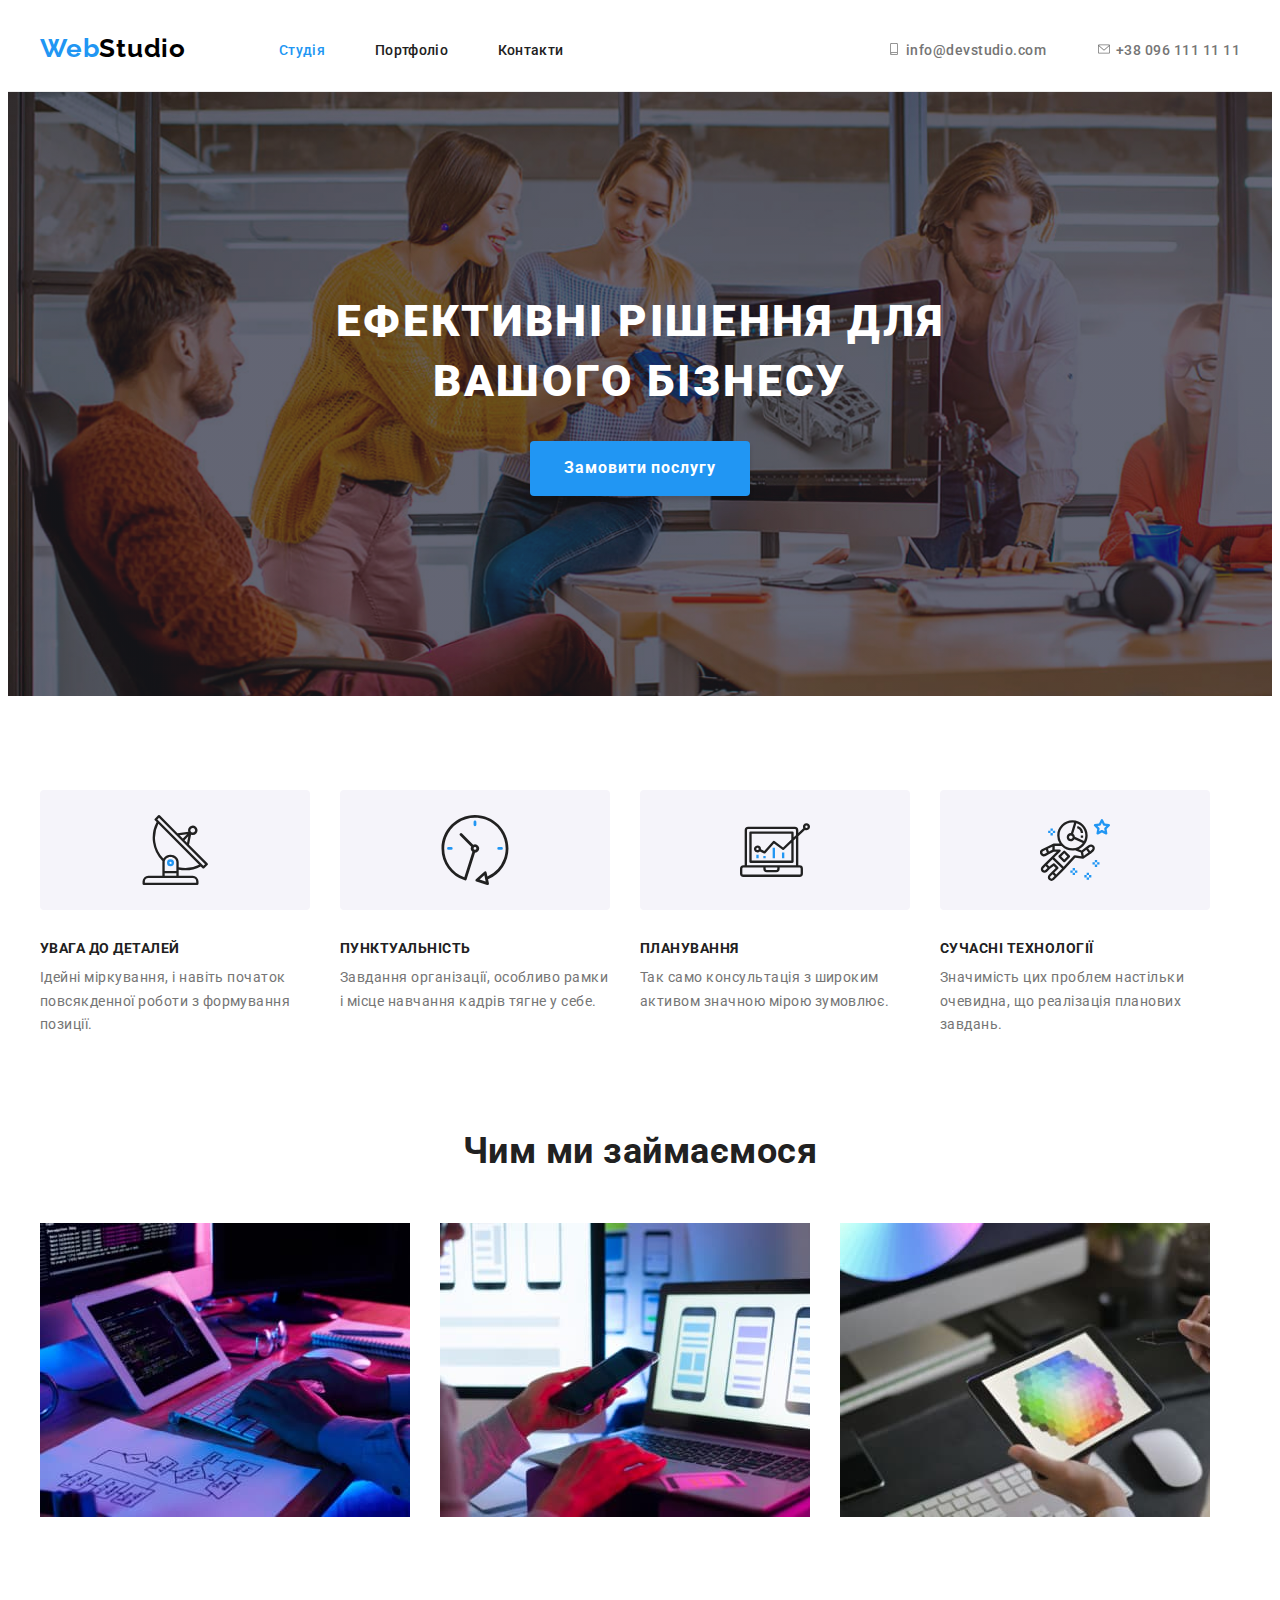
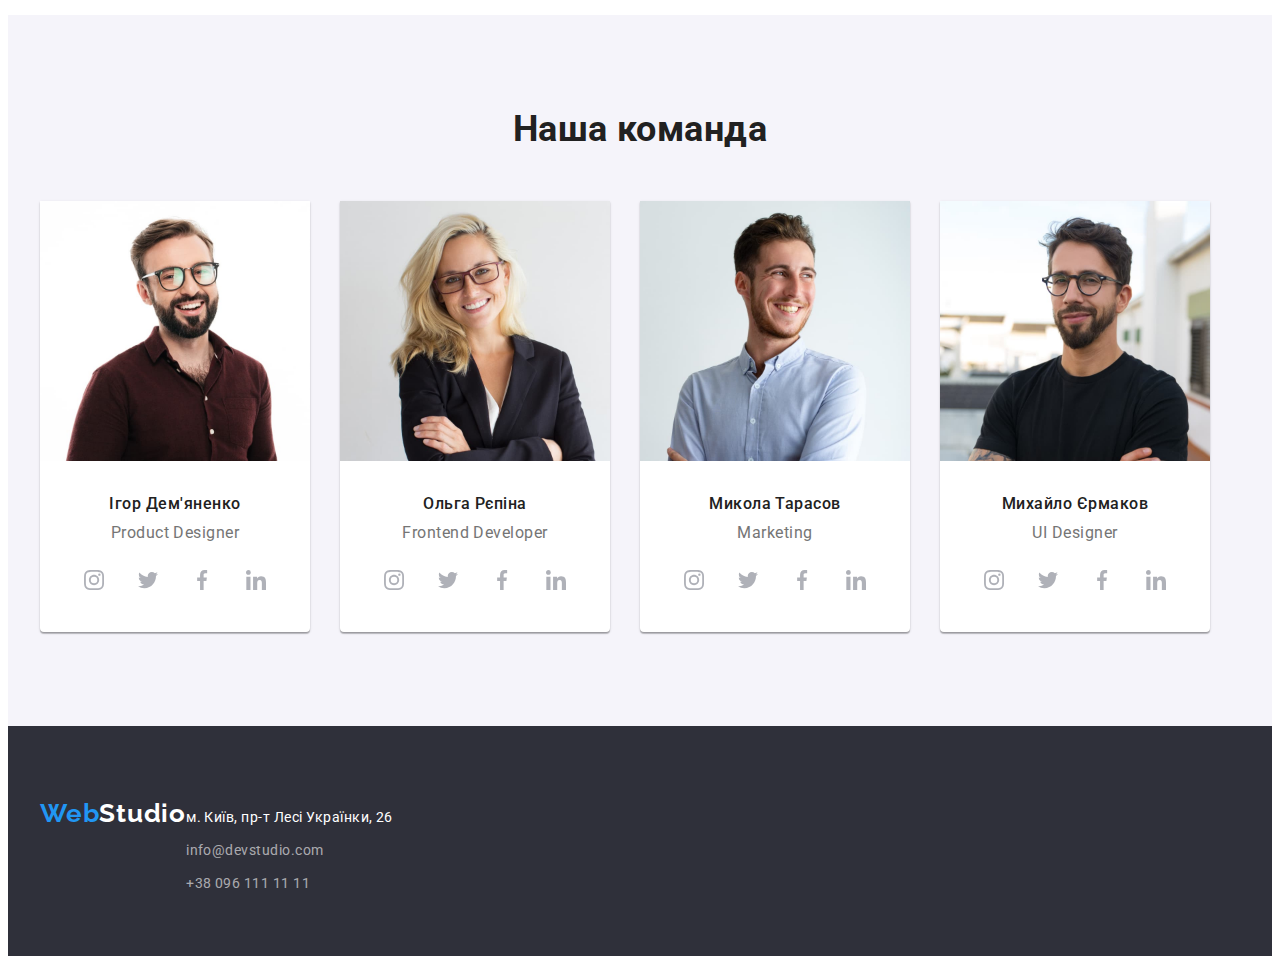
<file: index.html>
<!DOCTYPE html>
<html lang="uk">
  <head>
    <meta charset="UTF-8" />
    <meta http-equiv="X-UA-Compatible" content="IE=edge" />
    <meta name="viewport" content="width=device-width, initial-scale=1.0" />
    <link rel="preconnect" href="https://fonts.googleapis.com" />
    <link rel="preconnect" href="https://fonts.gstatic.com" crossorigin />
    <link
      href="https://fonts.googleapis.com/css2?family=Raleway:wght@700&family=Roboto:wght@400;500;700;900&display=swap"
      rel="stylesheet"
    />
    <link
      rel="stylesheet"
      href="https://cdnjs.cloudflare.com/ajax/libs/modern-normalize/1.1.0/modern-normalize.min.css"
      integrity="sha512-wpPYUAdjBVSE4KJnH1VR1HeZfpl1ub8YT/NKx4PuQ5NmX2tKuGu6U/JRp5y+Y8XG2tV+wKQpNHVUX03MfMFn9Q=="
      crossorigin="anonymous"
      referrerpolicy="no-referrer"
    />
    <link rel="stylesheet" href="./css/styles.css" />
    <title>Студія</title>
  </head>
  <body>
    <header class="header">
      <div class="container">
        <nav class="header__nav">
          <a class="header__logo link" href="./index.html" aria-label="en"
            ><span class="logo-web">Web</span>Studio</a
          >
          <ul class="header__nav-list">
            <li><a class="header__nav-list-current link" href="./index.html">Студія</a></li>
            <li><a class="header__nav-list-item link" href="./portfolio.html">Портфоліо</a></li>
            <li><a class="header__nav-list-item link" href="">Контакти</a></li>
          </ul>
        </nav>
        <ul class="header__contacts">
          <li class="email">
            <a class="header__contacts-item link" href="mailto:info@devstudio.com">
              <svg class="email-icon" width="16" height="12">
                <use href="./images/icons.svg#icon-smartphone"></use>
              </svg>
              info@devstudio.com</a
            >
          </li>
          <li class="phone">
            <a class="header__contacts-item link" href="tel:+380961111111">
              <svg class="phone-icon" width="16" height="12">
                <use href="./images/icons.svg#icon-email"></use>
              </svg>
              +38 096 111 11 11</a
            >
          </li>
        </ul>
      </div>
    </header>
    <main>
      <section class="hero section">
        <div class="container">
          <h1 class="hero__title">ЕФЕКТИВНІ РІШЕННЯ ДЛЯ ВАШОГО БІЗНЕСУ</h1>
          <button class="hero__button" type="button">Замовити послугу</button>
        </div>
      </section>
      <section class="advantages section">
        <div class="container">
          <h2 class="visually-hidden">Переваги</h2>
          <ul class="advantages__list">
            <li class="advantages__item">
              <div class="advantages__icon-container">
                <svg class="advantages__icon" width="70" height="70">
                  <use href="./images/icons.svg#icon-antenna"></use>
                </svg>
              </div>
              <h3 class="advantages__title">УВАГА ДО ДЕТАЛЕЙ</h3>
              <p class="advantages__paragraph">
                Ідейні міркування, і навіть початок повсякденної роботи з формування позиції.
              </p>
            </li>
            <li class="advantages__item">
              <div class="advantages__icon-container">
                <svg class="advantages__icon" width="70" height="70">
                  <use href="./images/icons.svg#icon-clock"></use>
                </svg>
              </div>
              <h3 class="advantages__title">ПУНКТУАЛЬНІСТЬ</h3>
              <p class="advantages__paragraph">
                Завдання організації, особливо рамки і місце навчання кадрів тягне у себе.
              </p>
            </li>
            <li class="advantages__item">
              <div class="advantages__icon-container">
                <svg class="advantages__icon" width="70" height="70">
                  <use href="./images/icons.svg#icon-diagram"></use>
                </svg>
              </div>
              <h3 class="advantages__title">ПЛАНУВАННЯ</h3>
              <p class="advantages__paragraph">
                Так само консультація з широким активом значною мірою зумовлює.
              </p>
            </li>
            <li class="advantages__item">
              <div class="advantages__icon-container">
                <svg class="advantages__icon" width="70" height="70">
                  <use href="./images/icons.svg#icon-astronaut"></use>
                </svg>
              </div>
              <h3 class="advantages__title">СУЧАСНІ ТЕХНОЛОГІЇ</h3>
              <p class="advantages__paragraph">
                Значимість цих проблем настільки очевидна, що реалізація планових завдань.
              </p>
            </li>
          </ul>
        </div>
      </section>
      <section class="about-us section">
        <div class="container">
          <h2 class="about-us__services-title">Чим ми займаємося</h2>
          <ul class="about-us__services-list">
            <li class="about-us__services-images-item">
              <a class="link" href=""
                ><img src="./images/desktop.jpg" alt="Десктопні програми" width="370"
              /></a>
            </li>
            <li class="about-us__services-images-item">
              <a class="link" href=""
                ><img src="./images/smartphone.jpg" alt="Додатки для смартфонів" width="370"
              /></a>
            </li>
            <li class="about-us__services-images-item">
              <a class="link" href=""
                ><img src="./images/tablet.jpg" alt="Програми для планшетів" width="370"
              /></a>
            </li>
          </ul>
        </div>
      </section>
      <section class="our-team section">
        <div class="container">
          <h2 class="our-team__title">Наша команда</h2>
          <ul class="our-team__list">
            <li class="our-team__list-item">
              <img src="./images/product-designer.jpg" alt="Дизайнер продукта" width="270" />
              <h3 class="our-team__list-item-name">Ігор Дем'яненко</h3>
              <p class="our-team__list-item-position" lang="en">Product Designer</p>
              <ul class="our-team__socials">
                <li>
                  <a class="socials-container" href="" aria-label="Інстаграм"
                    ><svg class="socials-icon" width="20" height="20">
                      <use href="./images/icons.svg#icon-instagram"></use></svg
                  ></a>
                </li>
                <li>
                  <a class="socials-container" href="" aria-label="Твіттер"
                    ><svg class="socials-icon" width="20" height="20">
                      <use href="./images/icons.svg#icon-twitter"></use></svg
                  ></a>
                </li>
                <li>
                  <a class="socials-container" href="" aria-label="Фейсбук"
                    ><svg class="socials-icon" width="20" height="20">
                      <use href="./images/icons.svg#icon-facebook"></use></svg
                  ></a>
                </li>
                <li>
                  <a class="socials-container" href="" aria-label="Лінкедін"
                    ><svg class="socials-icon" width="20" height="20">
                      <use href="./images/icons.svg#icon-linkedin"></use></svg
                  ></a>
                </li>
              </ul>
            </li>
            <li class="our-team__list-item">
              <img src="./images/frontend-developer.jpg" alt="Фронтенд-розробник" width="270" />
              <h3 class="our-team__list-item-name">Ольга Рєпіна</h3>
              <p class="our-team__list-item-position" lang="en">Frontend Developer</p>
              <ul class="our-team__socials">
                <li>
                  <a class="socials-container" href="" aria-label="Інстаграм"
                    ><svg class="socials-icon" width="20" height="20">
                      <use href="./images/icons.svg#icon-instagram"></use></svg
                  ></a>
                </li>
                <li>
                  <a class="socials-container" href="" aria-label="Твіттер"
                    ><svg class="socials-icon" width="20" height="20">
                      <use href="./images/icons.svg#icon-twitter"></use></svg
                  ></a>
                </li>
                <li>
                  <a class="socials-container" href="" aria-label="Фейсбук"
                    ><svg class="socials-icon" width="20" height="20">
                      <use href="./images/icons.svg#icon-facebook"></use></svg
                  ></a>
                </li>
                <li>
                  <a class="socials-container" href="" aria-label="Лінкедін"
                    ><svg class="socials-icon" width="20" height="20">
                      <use href="./images/icons.svg#icon-linkedin"></use></svg
                  ></a>
                </li>
              </ul>
            </li>
            <li class="our-team__list-item">
              <img src="./images/marketing.jpg" alt="Маркетолог" width="270" />
              <h3 class="our-team__list-item-name">Микола Тарасов</h3>
              <p class="our-team__list-item-position" lang="en">Marketing</p>
              <ul class="our-team__socials">
                <li>
                  <a class="socials-container" href="" aria-label="Інстаграм"
                    ><svg class="socials-icon" width="20" height="20">
                      <use href="./images/icons.svg#icon-instagram"></use></svg
                  ></a>
                </li>
                <li>
                  <a class="socials-container" href="" aria-label="Твіттер"
                    ><svg class="socials-icon" width="20" height="20">
                      <use href="./images/icons.svg#icon-twitter"></use></svg
                  ></a>
                </li>
                <li>
                  <a class="socials-container" href="" aria-label="Фейсбук"
                    ><svg class="socials-icon" width="20" height="20">
                      <use href="./images/icons.svg#icon-facebook"></use></svg
                  ></a>
                </li>
                <li>
                  <a class="socials-container" href="" aria-label="Лінкедін"
                    ><svg class="socials-icon" width="20" height="20">
                      <use href="./images/icons.svg#icon-linkedin"></use></svg
                  ></a>
                </li>
              </ul>
            </li>
            <li class="our-team__list-item">
              <img src="./images/ui-designer.jpg" alt="Дизайнер" width="270" />
              <h3 class="our-team__list-item-name">Михайло Єрмаков</h3>
              <p class="our-team__list-item-position" lang="en">UI Designer</p>
              <ul class="our-team__socials">
                <li>
                  <a class="socials-container" href="" aria-label="Інстаграм"
                    ><svg class="socials-icon" width="20" height="20">
                      <use href="./images/icons.svg#icon-instagram"></use></svg
                  ></a>
                </li>
                <li>
                  <a class="socials-container" href="" aria-label="Твіттер"
                    ><svg class="socials-icon" width="20" height="20">
                      <use href="./images/icons.svg#icon-twitter"></use></svg
                  ></a>
                </li>
                <li>
                  <a class="socials-container" href="" aria-label="Фейсбук"
                    ><svg class="socials-icon" width="20" height="20">
                      <use href="./images/icons.svg#icon-facebook"></use></svg
                  ></a>
                </li>
                <li>
                  <a class="socials-container" href="" aria-label="Лінкедін"
                    ><svg class="socials-icon" width="20" height="20">
                      <use href="./images/icons.svg#icon-linkedin"></use></svg
                  ></a>
                </li>
              </ul>
            </li>
          </ul>
        </div>
      </section>
    </main>
    <footer class="footer">
      <div class="container">
        <a class="footer__logo link" href="./index.html" lang="en"
          ><span class="logo-web">Web</span><span class="logo-studio">Studio</span></a
        >
        <address>
          <ul class="footer__contacts">
            <li class="footer__contacts-adress"><p>м. Київ, пр-т Лесі Українки, 26</p></li>
            <li class="footer__contacts-item">
              <a class="footer__link link" href="mailto:info@devstudio.com">info@devstudio.com</a>
            </li>
            <li class="footer__contacts-item">
              <a class="footer__link link" href="tel:+380961111111">+38 096 111 11 11</a>
            </li>
          </ul>
        </address>
      </div>
    </footer>
  </body>
</html>
</file>
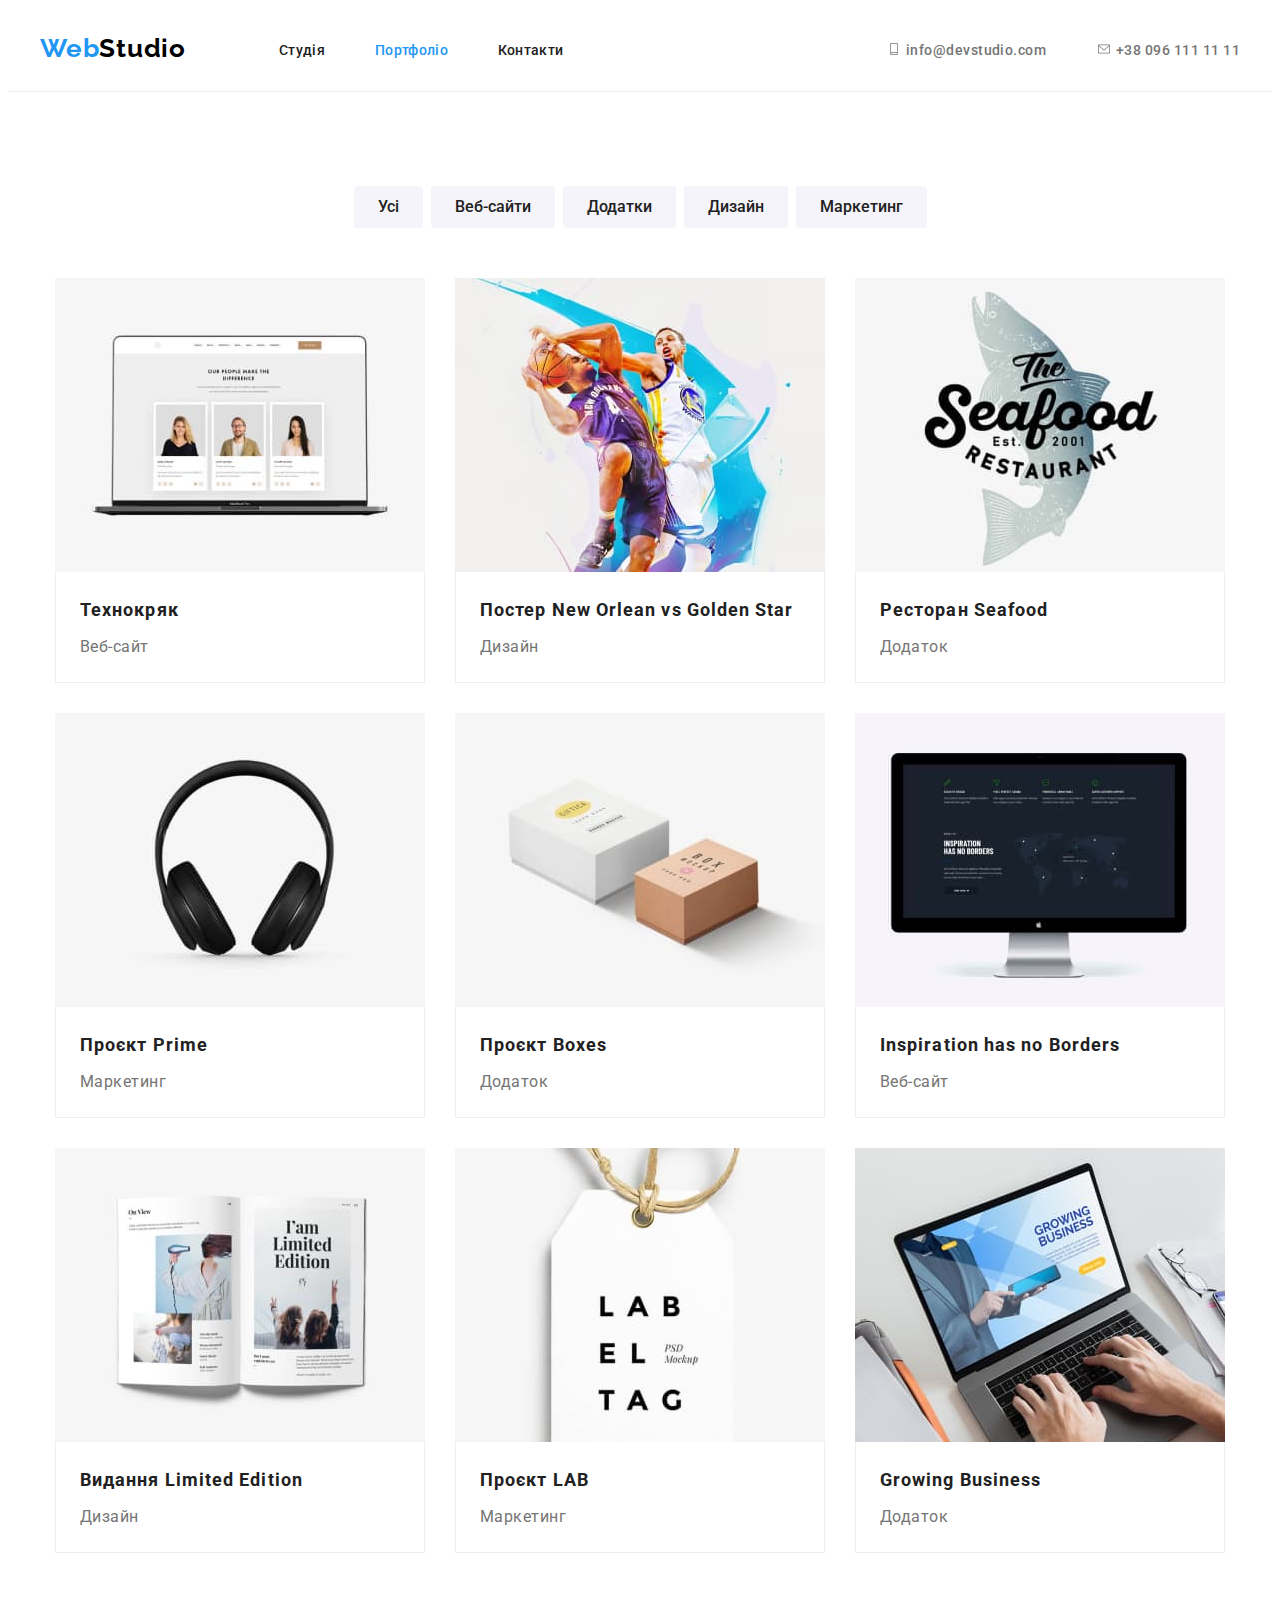
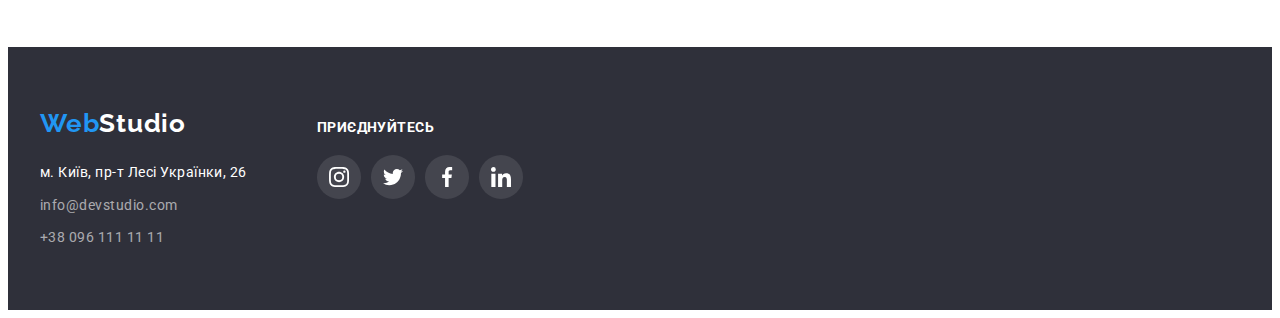
<file: portfolio.html>
<!DOCTYPE html>
<html lang="uk">
  <head>
    <meta charset="UTF-8" />
    <meta http-equiv="X-UA-Compatible" content="IE=edge" />
    <meta name="viewport" content="width=device-width, initial-scale=1.0" />
    <link rel="preconnect" href="https://fonts.googleapis.com" />
    <link rel="preconnect" href="https://fonts.gstatic.com" crossorigin />
    <link
      href="https://fonts.googleapis.com/css2?family=Raleway:wght@700&family=Roboto:wght@400;500;700;900&display=swap"
      rel="stylesheet"
    />
    <link
      rel="stylesheet"
      href="https://cdnjs.cloudflare.com/ajax/libs/modern-normalize/1.1.0/modern-normalize.min.css"
      integrity="sha512-wpPYUAdjBVSE4KJnH1VR1HeZfpl1ub8YT/NKx4PuQ5NmX2tKuGu6U/JRp5y+Y8XG2tV+wKQpNHVUX03MfMFn9Q=="
      crossorigin="anonymous"
      referrerpolicy="no-referrer"
    />
    <link rel="stylesheet" href="./css/styles.css" />
    <title>Portfolio</title>
  </head>
  <body>
    <header class="header">
      <div class="container">
        <nav class="header__nav">
          <a class="header__logo link" href="./index.html" aria-label="en"
            ><span class="logo-web">Web</span>Studio</a
          >
          <ul class="header__nav-list">
            <li><a class="header__nav-list-item link" href="./index.html">Студія</a></li>
            <li><a class="header__nav-list-current link" href="./portfolio.html">Портфоліо</a></li>
            <li><a class="header__nav-list-item link" href="">Контакти</a></li>
          </ul>
        </nav>
        <ul class="header__contacts">
          <li class="email">
            <a class="header__contacts-item link" href="mailto:info@devstudio.com">
              <svg class="email-icon" width="16" height="12">
                <use href="./images/icons.svg#icon-smartphone"></use>
              </svg>
              info@devstudio.com</a
            >
          </li>
          <li class="phone">
            <a class="header__contacts-item link" href="tel:+380961111111">
              <svg class="phone-icon" width="16" height="12">
                <use href="./images/icons.svg#icon-email"></use>
              </svg>
              +38 096 111 11 11</a
            >
          </li>
        </ul>
      </div>
    </header>
    <main>
      <section class="works section">
        <div class="container">
          <h1 class="works__title visually-hidden">Портфоліо</h1>
          <ul class="works__filter">
            <li><button class="works__filter-button" type="button">Усі</button></li>
            <li><button class="works__filter-button" type="button">Веб-сайти</button></li>
            <li><button class="works__filter-button" type="button">Додатки</button></li>
            <li><button class="works__filter-button" type="button">Дизайн</button></li>
            <li><button class="works__filter-button" type="button">Маркетинг</button></li>
          </ul>
          <ul class="works__list">
            <li class="works__list-item">
              <a class="works__example link" href="">
                <img class="works__img" src="./images/techno.jpg" alt="Ноутбук" width="370" />
                <div class="works__description">
                  <h2 class="works__title">Технокряк</h2>
                  <p class="works__paragraph">Веб-сайт</p>
                </div>
              </a>
            </li>
            <li class="works__list-item">
              <a class="works__example link" href="">
                <img
                  class="works__img"
                  src="./images/poster.jpg"
                  alt="Постер з двома футболістами"
                  width="370"
                />
                <div class="works__description">
                  <h2 class="works__title">
                    Постер <span lang="en">New Orlean vs Golden Star</span>
                  </h2>
                  <p class="works__paragraph">Дизайн</p>
                </div>
              </a>
            </li>
            <li class="works__list-item">
              <a class="works__example link" href="">
                <img
                  class="works__img"
                  src="./images/restaurant.jpg"
                  alt="Логотип ресторана морської їжі"
                  width="370"
                />
                <div class="works__description">
                  <h2 class="works__title">Ресторан <span lang="en">Seafood</span></h2>
                  <p class="works__paragraph">Додаток</p>
                </div>
              </a>
            </li>
            <li class="works__list-item">
              <a class="works__example link" href="">
                <img class="works__img" src="./images/prime.jpg" alt="Гарнітура" width="370" />
                <div class="works__description">
                  <h2 class="works__title">Проєкт <span lang="en">Prime</span></h2>
                  <p class="works__paragraph">Маркетинг</p>
                </div>
              </a>
            </li>
            <li class="works__list-item">
              <a class="works__example link" href="">
                <img class="works__img" src="./images/boxes.jpg" alt="Дві коробочки" width="370" />
                <div class="works__description">
                  <h2 class="works__title">Проєкт <span lang="en">Boxes</span></h2>
                  <p class="works__paragraph">Додаток</p>
                </div>
              </a>
            </li>
            <li class="works__list-item">
              <a class="works__example link" href="">
                <img class="works__img" src="./images/monoblock.jpg" alt="Моноблок" width="370" />
                <div class="works__description">
                  <h2 class="works__title" lang="en">Inspiration has no Borders</h2>
                  <p class="works__paragraph">Веб-сайт</p>
                </div>
              </a>
            </li>
            <li class="works__list-item">
              <a class="works__example link" href="">
                <img class="works__img" src="./images/book.jpg" alt="Відкрита книга" width="370" />
                <div class="works__description">
                  <h2 class="works__title">Видання <span lang="en">Limited Edition</span></h2>
                  <p class="works__paragraph">Дизайн</p>
                </div>
              </a>
            </li>
            <li class="works__list-item">
              <a class="works__example link" href="">
                <img class="works__img" src="./images/label.jpg" alt="Бирка" width="370" />
                <div class="works__description">
                  <h2 class="works__title">Проєкт <span lang="en">LAB</span></h2>
                  <p class="works__paragraph">Маркетинг</p>
                </div>
              </a>
            </li>
            <li class="works__list-item">
              <a class="works__example link" href="">
                <img
                  class="works__img"
                  src="./images/notebook.jpg"
                  alt="Ноутбук за яким працює людина"
                  width="370"
                />
                <div class="works__description">
                  <h2 class="works__title" lang="en">Growing Business</h2>
                  <p class="works__paragraph">Додаток</p>
                </div>
              </a>
            </li>
          </ul>
        </div>
      </section>
    </main>
    <footer class="footer">
      <div class="container">
        <div class="footer__info">
          <a class="footer__logo link" href="./index.html" lang="en"
            ><span class="logo-web">Web</span><span class="logo-studio">Studio</span></a
          >
          <address>
            <ul class="footer__contacts">
              <li class="footer__contacts-adress"><p>м. Київ, пр-т Лесі Українки, 26</p></li>
              <li class="footer__contacts-item">
                <a class="footer__link link" href="mailto:info@devstudio.com">info@devstudio.com</a>
              </li>
              <li class="footer__contacts-item">
                <a class="footer__link link" href="tel:+380961111111">+38 096 111 11 11</a>
              </li>
            </ul>
          </address>
        </div>
        <div class="footer__join-us">
          <p class="footer__paragraph">Приєднуйтесь</p>
          <ul class="footer__socials list">
            <li>
              <a class="socials-container" href="" aria-label="Інстаграм">
                <svg class="socials-icon" width="20" height="20">
                  <use href="./images/icons.svg#icon-instagram"></use>
                </svg>
              </a>
            </li>
            <li>
              <a class="socials-container" href="" aria-label="Твіттер">
                <svg class="socials-icon" width="20" height="20">
                  <use href="./images/icons.svg#icon-twitter"></use>
                </svg>
              </a>
            </li>
            <li>
              <a class="socials-container" href="" aria-label="Фейсбук">
                <svg class="socials-icon" width="20" height="20">
                  <use href="./images/icons.svg#icon-facebook"></use>
                </svg>
              </a>
            </li>
            <li>
              <a class="socials-container" href="" aria-label="Лінкедін">
                <svg class="socials-icon" width="20" height="20">
                  <use href="./images/icons.svg#icon-linkedin"></use>
                </svg>
              </a>
            </li>
          </ul>
        </div>
      </div>
    </footer>
  </body>
</html>
</file>
<file: css/styles.css>
:root {
  --background-color-dark: #2f303a;
  --background-color-grey: #f5f4fa;
  --background-color-white: #ffffff;
  --title-color: #212121;
  --primary-text-color: #757575;
  --secondary-text-color: #ffffff;
  --color-accent: #2196f3;
  --logo-color: #000000;
  --icon-fill: #afb1b8;
  --icon-accent: #ffffff;
}

body {
  font-family: 'Roboto', sans-serif;
  color: var(--primary-text-color);
  letter-spacing: 0.03em;
}

h1,
h2,
h3,
h4,
h5,
h6,
p {
  margin: 0;
}

ul {
  margin: 0;
  padding: 0;
  list-style: none;
}

.link {
  text-decoration: none;
}

.visually-hidden {
  position: absolute;
  width: 1px;
  height: 1px;
  margin: -1px;
  border: 0;
  padding: 0;
  white-space: nowrap;
  clip-path: inset(100%);
  clip: rect(0 0 0 0);
  overflow: hidden;
}

.section {
  padding-top: 94px;
  padding-bottom: 94px;
}

.container {
  margin: 0 auto;
  padding-left: 15px;
  padding-right: 15px;
  width: 1200px;
}

/* Header */
.header {
  background-color: var(--background-color-white);
  border-bottom: 1px solid #ececec;
}

.header > .container {
  display: flex;
}

.header__logo {
  padding-top: 24px;
  padding-bottom: 25px;
  align-items: center;
  font-family: 'Raleway', sans-serif;
  font-size: 26px;
  font-weight: 700;
  line-height: 1.3;
  letter-spacing: 0.03em;
  color: var(--logo-color);
}

.logo-web {
  color: var(--color-accent);
}

.header__nav {
  display: flex;
  align-items: center;
  letter-spacing: 0.02em;
  background-color: var(--background-color-white);
}

.header__nav-list {
  margin-left: 93px;
  display: flex;
  gap: 50px;
}

.header__nav-list-item {
  font-weight: 500;
  font-size: 14px;
  line-height: 1.14;
  color: var(--title-color);
}

.header__nav-list-current {
  font-weight: 500;
  font-size: 14px;
  line-height: 1.14;
  color: var(--color-accent);
}

.header__contacts {
  margin-left: auto;
  display: flex;
  align-items: center;
  gap: 50px;
}

.header__contacts-item {
  font-weight: 500;
  font-size: 14px;
  line-height: 1.14;
  color: var(--primary-text-color);
}

.header__contacts-item:hover,
.header__contacts-item:focus,
.header__nav-list-item:hover,
.header__nav-list-item:focus {
  color: var(--color-accent);
}

.email-icon,
.phone-icon {
  fill: currentColor;
}

/* Hero */

.hero {
  padding-top: 200px;
  padding-bottom: 200px;
  background-color: var(--background-color-dark);
  background-image: linear-gradient(rgba(47, 48, 58, 0.4), rgba(47, 48, 58, 0.4)),
    url(../images/background.jpg);
  background-size: cover;
  background-repeat: no-repeat;
}

.hero__title {
  margin-left: auto;
  margin-right: auto;
  max-width: 696px;
  font-weight: 900;
  font-size: 44px;
  line-height: 1.36;
  text-align: center;
  letter-spacing: 0.06em;
  text-transform: uppercase;
  color: var(--secondary-text-color);
}

.hero__button {
  margin-top: 30px;
  margin-left: auto;
  margin-right: auto;
  padding: 10px 32px;
  display: flex;
  align-items: center;
  font-family: 'Roboto', sans-serif;
  font-weight: 700;
  font-size: 16px;
  line-height: 1.88;
  text-align: center;
  letter-spacing: 0.06em;
  border-radius: 4px;
  border-color: transparent;
  color: var(--secondary-text-color);
  background: var(--color-accent);
  box-shadow: 0px 4px 4px rgba(0, 0, 0, 0.15);
  cursor: pointer;
}

/* Advantages */

.advantages {
  background-color: var(--background-color-white);
}

.advantages__list {
  display: flex;
  gap: 30px;
}

.advantages__item {
  width: 270px;
}

.advantages__icon-container {
  display: flex;
  justify-content: center;
  align-items: center;
  width: 270px;
  height: 120px;
  background-color: var(--background-color-grey);
  border-radius: 4px;
}

.advantages__title {
  margin-top: 30px;
  font-weight: 700;
  font-size: 14px;
  line-height: 1.16;
  text-transform: uppercase;
  color: var(--title-color);
}

.advantages__paragraph {
  margin-top: 10px;
  font-size: 14px;
  line-height: 1.7;
}

/* About us */

.about-us.section {
  padding-top: 0;
}

.about-us__services-title {
  font-weight: 700;
  font-size: 36px;
  line-height: 1.16;
  text-align: center;
  color: var(--title-color);
}

.about-us__services-list {
  display: flex;
  gap: 30px;
  margin-top: 50px;
}

/* Our team */

.our-team {
  background-color: var(--background-color-grey);
}

.our-team__title {
  font-weight: 700;
  font-size: 36px;
  line-height: 1.16;
  text-align: center;
  color: var(--title-color);
}

.our-team__list {
  display: flex;
  gap: 30px;
  margin-top: 50px;
}

.our-team__list-item {
  padding-bottom: 30px;
  box-shadow: 0px 1px 3px rgba(0, 0, 0, 0.12), 0px 1px 1px rgba(0, 0, 0, 0.14),
    0px 2px 1px rgba(0, 0, 0, 0.2);
  border-radius: 0px 0px 4px 4px;
  background-color: var(--background-color-white);
}

.our-team__list-item-name {
  margin-top: 30px;
  font-weight: 500;
  font-size: 16px;
  line-height: 1.18;
  text-align: center;
  color: var(--title-color);
}

.our-team__list-item-position {
  margin-top: 10px;
  font-size: 16px;
  line-height: 1.18;
  text-align: center;
}

.our-team__socials {
  margin-top: 16px;
  padding-left: 32px;
  padding-right: 32px;
  display: flex;
  gap: 10px;
}

.socials-container {
  display: flex;
  justify-content: center;
  align-items: center;
  width: 44px;
  height: 44px;
  border-radius: 50%;
  background-color: transparent;
  color: var(--icon-fill);
}

.socials-container:hover,
.socials-container:focus {
  background-color: var(--color-accent);
  color: var(--icon-accent);
}

.socials-icon {
  fill: currentColor;
}

/* Our clients */

.clients__title {
  font-weight: 700;
  font-size: 36px;
  line-height: 1.16;
  text-align: center;
  color: var(--title-color);
}

.clients__companies {
  margin-top: 50px;
  display: flex;
  gap: 30px;
}

.clients__companies-item {
  display: flex;
  justify-content: center;
  align-items: center;
  width: 170px;
  height: 92px;
  border: 1px solid var(--icon-fill);
  border-radius: 4px;
  fill: var(--icon-fill);
}

.clients__companies-item:hover,
.clients__companies-item:focus {
  fill: var(--color-accent);
  border: 1px solid var(--color-accent);
}

/* Footer */

.footer {
  padding-top: 60px;
  padding-bottom: 60px;
  background-color: var(--background-color-dark);
}

.footer .container {
  display: flex;
  align-items: baseline;
}

.footer__logo {
  font-family: 'Raleway', sans-serif;
  font-size: 26px;
  font-weight: 700;
  line-height: 1.3;
  letter-spacing: 0.03em;
  color: var(--secondary-text-color);
}

.footer__logo:hover,
.footer__logo:focus {
  color: var(--color-accent);
}

.logo-studio {
  color: var(--secondary-text-color);
}

.footer__contacts-adress {
  margin-top: 20px;
  font-style: normal;
  font-size: 14px;
  line-height: 1.7;
  color: var(--secondary-text-color);
}

.footer__contacts-item {
  margin-top: 9px;
}

.footer__link {
  margin-top: 9px;
  font-style: normal;
  font-size: 14px;
  line-height: 1.7;
  color: rgba(255, 255, 255, 0.6);
}

.footer__link:hover,
.footer__link:focus {
  color: var(--color-accent);
}

.footer__join-us {
  margin-left: 70px;
}

.footer__paragraph {
  font-weight: 700;
  font-size: 14px;
  line-height: 16px;
  letter-spacing: 0.03em;
  text-transform: uppercase;
  color: #ffffff;
}

.footer__socials {
  margin-top: 20px;
  display: flex;
  gap: 10px;
}

.footer .socials-container {
  padding: 0;
  background-color: rgba(255, 255, 255, 0.1);
  color: var(--icon-accent);
}

.footer .socials-container:hover,
.footer .socials-container:focus {
  background-color: var(--color-accent);
}

/* Portfolio */

.works__filter {
  display: flex;
  gap: 8px;
  justify-content: center;
}

.works__filter-button {
  padding: 6px 22px;
  font-family: 'Roboto', sans-serif;
  font-weight: 500;
  font-size: 16px;
  line-height: 1.62;
  text-align: center;
  color: var(--title-color);
  background-color: var(--background-color-grey);
  border-radius: 4px;
  border-color: transparent;
  cursor: pointer;
}

.works__filter-button:focus,
.works__filter-button:hover {
  color: var(--secondary-text-color);
  background-color: var(--color-accent);
  box-shadow: 0px 3px 1px rgba(0, 0, 0, 0.1), 0px 1px 2px rgba(0, 0, 0, 0.08),
    0px 2px 2px rgba(0, 0, 0, 0.12);
}

.works__list {
  margin-top: 50px;
  display: flex;
  flex-wrap: wrap;
  gap: 30px;
  justify-content: center;
}

.works__list-item {
  width: 370px;
  background: #ffffff;
}

.works__list-item:hover,
.works__list-item:focus {
  box-shadow: 0px 1px 1px rgba(0, 0, 0, 0.12), 0px 4px 4px rgba(0, 0, 0, 0.06),
    1px 4px 6px rgba(0, 0, 0, 0.16);
}

.works__img {
  display: block;
}

.works__description {
  padding: 20px 24px;
  border-left: 1px solid #eeeeee;
  border-right: 1px solid #eeeeee;
  border-bottom: 1px solid #eeeeee;
}

.works__title {
  font-weight: 700;
  font-size: 18px;
  line-height: 2;
  letter-spacing: 0.06em;
  color: var(--title-color);
}

.works__paragraph {
  margin-top: 4px;
  font-size: 16px;
  line-height: 1.88;
  color: var(--primary-text-color);
}
</file>
